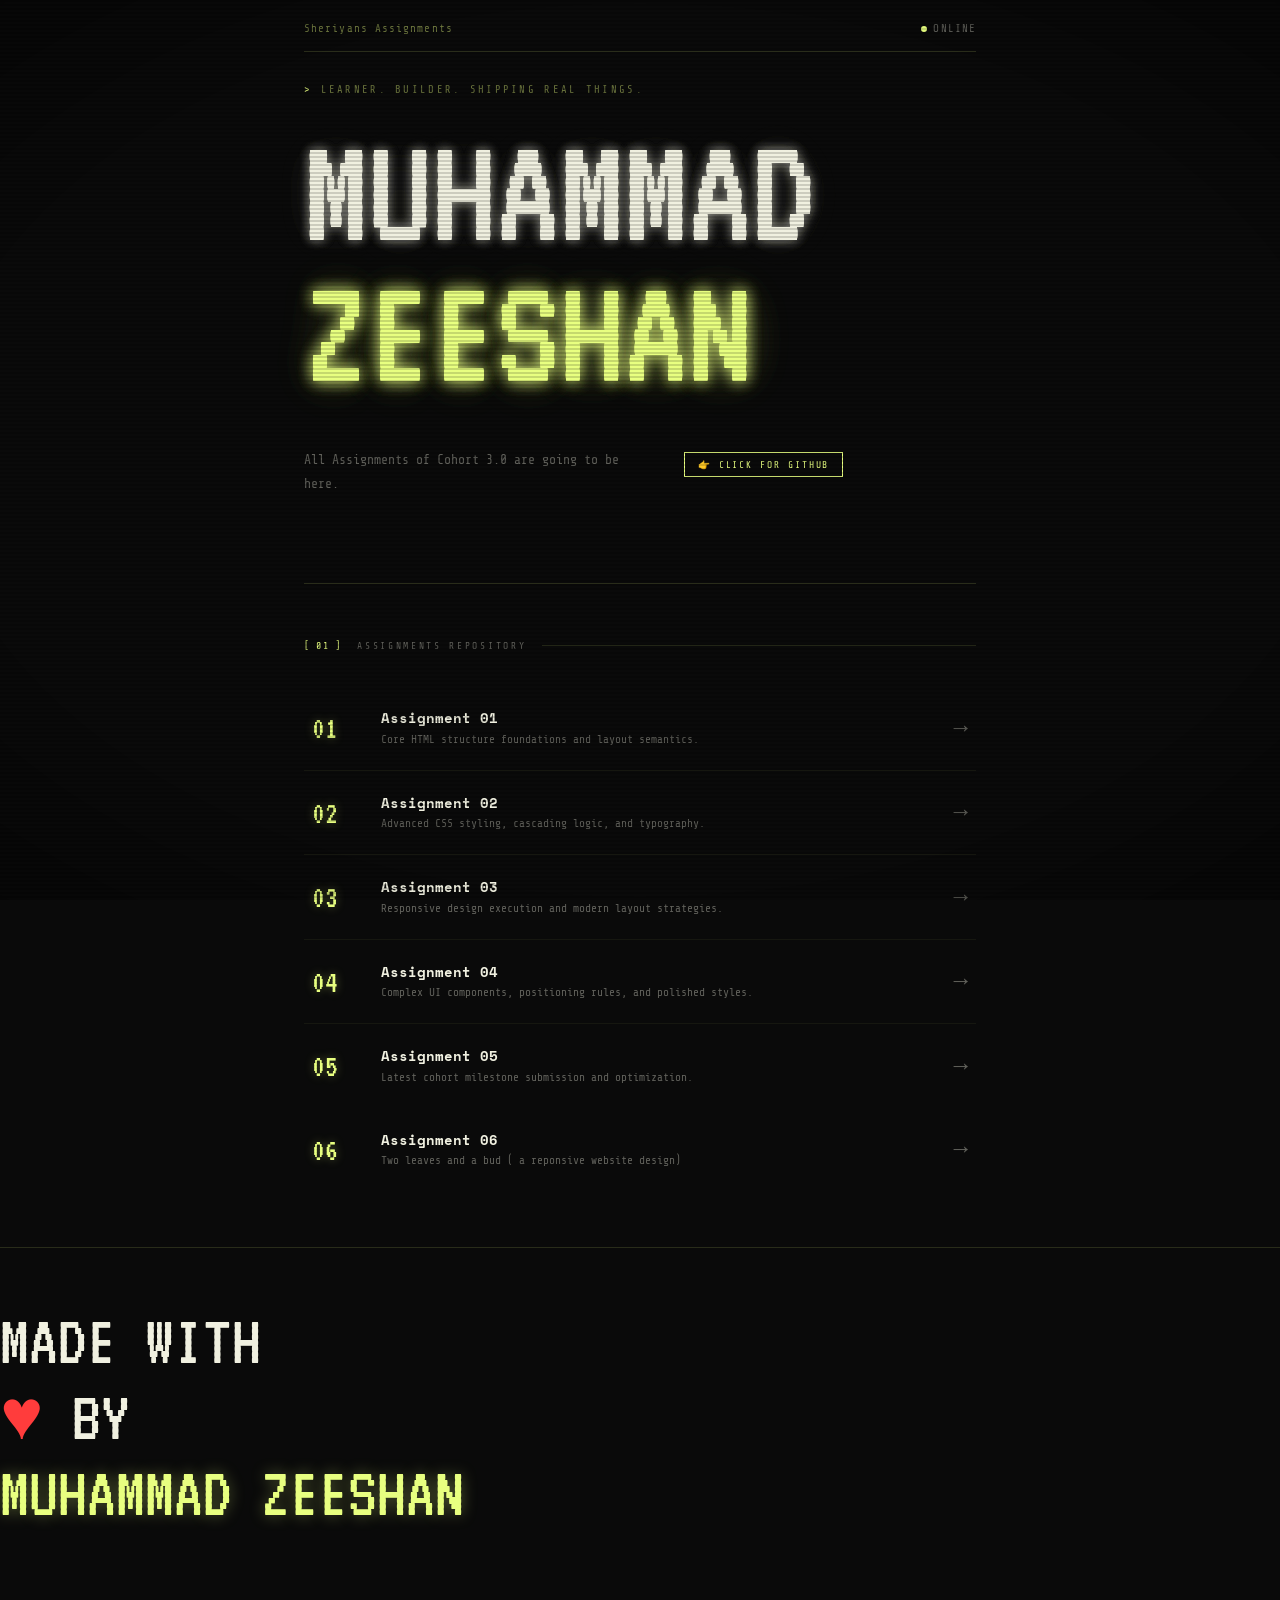
<file: index.html>
<!doctype html>
<html lang="en">
  <head>
    <meta charset="UTF-8" />
    <meta name="viewport" content="width=device-width, initial-scale=1.0" />
    <title>Muhammad Zeeshan</title>
    <link rel="preconnect" href="https://fonts.googleapis.com" />
    <link rel="preconnect" href="https://fonts.gstatic.com" crossorigin />
    <link rel="shortcut icon" href="./favicon-32x32.png" type="image/x-icon">
    <link
      href="https://fonts.googleapis.com/css2?family=VT323&family=Share+Tech+Mono&family=Space+Mono:ital,wght@0,400;0,700;1,400&display=swap"
      rel="stylesheet"
    />
    <style>
      :root {
        --bg: #0a0a0a;
        --phosphor: #e8ff80;
        --phosphor-dim: rgba(232, 255, 128, 0.45);
        --phosphor-ghost: rgba(232, 255, 128, 0.06);
        --red: #ff3c3c;
        --white: #f0f0e0;
        --muted: rgba(240, 240, 224, 0.38);
        --border: rgba(232, 255, 128, 0.14);
      }

      * {
        margin: 0;
        padding: 0;
        box-sizing: border-box;
      }

      body {
        background: var(--bg);
        color: var(--white);
        font-family: "Share Tech Mono", monospace;
        min-height: 100vh;
        overflow-x: hidden;
        position: relative;
      }

      /* CRT scanlines */
      body::before {
        content: "";
        position: fixed;
        inset: 0;
        pointer-events: none;
        z-index: 999;
        background: repeating-linear-gradient(
          0deg,
          transparent,
          transparent 2px,
          rgba(0, 0, 0, 0.15) 2px,
          rgba(0, 0, 0, 0.15) 4px
        );
      }

      /* CRT vignette */
      body::after {
        content: "";
        position: fixed;
        inset: 0;
        pointer-events: none;
        z-index: 998;
        background: radial-gradient(
          ellipse 100% 90% at 50% 50%,
          transparent 55%,
          rgba(0, 0, 0, 0.7) 100%
        );
      }

      @keyframes flicker {
        0%,
        100% {
          opacity: 1;
        }
        93% {
          opacity: 0.7;
        }
        94% {
          opacity: 1;
        }
        97% {
          opacity: 0.85;
        }
        98% {
          opacity: 1;
        }
      }

      @keyframes glitch-1 {
        0%,
        90%,
        100% {
          clip-path: none;
          transform: none;
        }
        92% {
          clip-path: inset(20% 0 60% 0);
          transform: translateX(-5px);
        }
        94% {
          clip-path: inset(60% 0 10% 0);
          transform: translateX(5px);
        }
        96% {
          clip-path: none;
          transform: none;
        }
      }

      @keyframes glitch-2 {
        0%,
        88%,
        100% {
          clip-path: none;
          transform: none;
          opacity: 0;
        }
        89% {
          clip-path: inset(30% 0 55% 0);
          transform: translateX(8px);
          opacity: 0.6;
          color: #ff3c3c;
        }
        91% {
          clip-path: inset(65% 0 5% 0);
          transform: translateX(-6px);
          opacity: 0.5;
        }
        93% {
          opacity: 0;
        }
      }

      @keyframes pulse-dot {
        0%,
        100% {
          opacity: 1;
        }
        50% {
          opacity: 0.2;
        }
      }

      @keyframes badge-sweep {
        0% {
          left: -100%;
        }
        60%,
        100% {
          left: 110%;
        }
      }

      @keyframes heartbeat {
        0%,
        100% {
          transform: scale(1);
        }
        15% {
          transform: scale(1.3);
        }
        30% {
          transform: scale(1);
        }
        45% {
          transform: scale(1.2);
        }
      }

      @keyframes type-in {
        from {
          width: 0;
        }
        to {
          width: 100%;
        }
      }

      @keyframes fadeup {
        from {
          opacity: 0;
          transform: translateY(10px);
        }
        to {
          opacity: 1;
          transform: translateY(0);
        }
      }

      .page {
        max-width: 720px;
        margin: 0 auto;
        padding: 0 1.5rem;
        animation: flicker 9s infinite;
      }

      /* TOP BAR */
      .topbar {
        display: flex;
        justify-content: space-between;
        align-items: center;
        padding: 1.4rem 0 1rem;
        border-bottom: 1px solid var(--border);
        font-size: 0.68rem;
        color: var(--muted);
        letter-spacing: 0.1em;
      }

      .topbar-id {
        color: var(--phosphor-dim);
      }

      .status {
        display: flex;
        align-items: center;
        gap: 0.4rem;
      }

      .status-dot {
        width: 6px;
        height: 6px;
        border-radius: 50%;
        background: var(--phosphor);
        animation: pulse-dot 1.4s ease-in-out infinite;
      }

      /* BOOT */
      /* .boot {
            padding: 1.2rem 0 1.8rem;
            border-bottom: 1px solid var(--border);
            display: flex;
            flex-direction: column;
            gap: 0.28rem;
        } */

      /* .boot-line {
            overflow: hidden;
            white-space: nowrap;
            font-size: 0.62rem;
            color: var(--phosphor-dim);
            animation: type-in 0.7s steps(50) forwards;
            width: 0;
        } */

      /* .boot-line:nth-child(2) { animation-delay: 0.6s; }
        .boot-line:nth-child(3) { animation-delay: 1.1s; } */

      /* HERO */
      .hero {
        padding: 2rem 0 4rem;
        animation: fadeup 0.6s 1.4s ease both;
        opacity: 0;
      }

      .hero-eyebrow {
        font-size: 0.65rem;
        letter-spacing: 0.22em;
        color: var(--phosphor-dim);
        text-transform: uppercase;
        margin-bottom: 1.6rem;
      }

      .hero-eyebrow::before {
        content: "> ";
        color: var(--phosphor);
      }

      .hero-name {
        font-family: "VT323", monospace;
        font-size: clamp(4.8rem, 15vw, 10rem);
        line-height: 0.88;
        display: block;
        position: relative;
      }

      .hero-name::before,
      .hero-name::after {
        content: attr(data-text);
        position: absolute;
        inset: 0;
        font-family: "VT323", monospace;
        font-size: inherit;
        line-height: inherit;
      }

      .hero-name::before {
        animation: glitch-1 8s 2s infinite;
        color: inherit;
      }

      .hero-name::after {
        animation: glitch-2 8s 2s infinite;
      }

      .n1 {
        color: var(--white);
        text-shadow:
          0 0 12px rgba(240, 240, 224, 0.25),
          0 0 40px rgba(240, 240, 224, 0.06);
      }

      .n2 {
        color: var(--phosphor);
        text-shadow:
          0 0 16px rgba(232, 255, 128, 0.45),
          0 0 50px rgba(232, 255, 128, 0.12);
      }

      .hero-sub {
        margin-top: 2.8rem;
        display: flex;
        align-items: flex-start;
        gap: 2.5rem;
        flex-wrap: wrap;
      }

      .hero-desc {
        font-size: 0.82rem;
        color: var(--muted);
        line-height: 1.8;
        max-width: 340px;
      }

      .hero-desc strong {
        color: var(--white);
        font-weight: 400;
      }

      .hero-badge {
        font-size: 0.6rem;
        letter-spacing: 0.2em;
        text-transform: uppercase;
        padding: 0.38rem 0.8rem;
        border: 1px solid var(--phosphor);
        color: var(--phosphor);
        white-space: nowrap;
        position: relative;
        overflow: hidden;
        align-self: flex-start;
        margin-top: 0.2rem;
      }

      .hero-badge::after {
        content: "";
        position: absolute;
        top: 0;
        left: -100%;
        width: 100%;
        height: 100%;
        background: linear-gradient(
          90deg,
          transparent,
          rgba(232, 255, 128, 0.18),
          transparent
        );
        animation: badge-sweep 3.5s ease-in-out 2s infinite;
      }

      /* ASSIGNMENTS */
      .section {
        padding: 3.5rem 0;
        border-top: 1px solid var(--border);
        animation: fadeup 0.5s 1.6s ease both;
        opacity: 0;
      }

      .section-head {
        display: flex;
        align-items: center;
        gap: 1rem;
        margin-bottom: 2.2rem;
      }

      .section-num {
        font-size: 0.62rem;
        color: var(--phosphor);
        letter-spacing: 0.12em;
      }

      .section-label {
        font-size: 0.6rem;
        letter-spacing: 0.28em;
        text-transform: uppercase;
        color: var(--muted);
      }

      .section-rule {
        flex: 1;
        height: 1px;
        background: var(--border);
      }

      .asgn-list {
        display: flex;
        flex-direction: column;
      }

      .asgn {
        display: grid;
        grid-template-columns: 2.8rem 1fr auto;
        align-items: center;
        gap: 1.5rem;
        padding: 1.35rem 0.5rem;
        border-bottom: 1px solid rgba(232, 255, 128, 0.055);
        text-decoration: none;
        color: inherit;
        position: relative;
        transition: padding-left 0.18s;
      }

      .asgn:last-child {
        border-bottom: none;
      }

      .asgn::before {
        content: "";
        position: absolute;
        left: -1.5rem;
        right: -1.5rem;
        top: 0;
        bottom: 0;
        background: var(--phosphor-ghost);
        opacity: 0;
        transition: opacity 0.15s;
        pointer-events: none;
      }

      .asgn:hover::before {
        opacity: 1;
      }
      .asgn:hover {
        padding-left: 0.8rem;
      }

      .asgn-n {
        font-family: "VT323", monospace;
        font-size: 2rem;
        color: var(--phosphor);
        line-height: 1;
        text-shadow: 0 0 10px rgba(232, 255, 128, 0.35);
        position: relative;
        z-index: 1;
      }

      .asgn-body {
        position: relative;
        z-index: 1;
      }

      .asgn-title {
        font-family: "Space Mono", monospace;
        font-size: 0.85rem;
        font-weight: 700;
        color: var(--white);
        margin-bottom: 0.22rem;
        transition: color 0.15s;
      }

      .asgn:hover .asgn-title {
        color: var(--phosphor);
      }

      .asgn-desc {
        font-size: 0.7rem;
        color: var(--muted);
        line-height: 1.5;
      }

      .asgn-arrow {
        font-family: "VT323", monospace;
        font-size: 1.5rem;
        color: var(--muted);
        position: relative;
        z-index: 1;
        transition:
          color 0.15s,
          transform 0.15s;
      }

      .asgn:hover .asgn-arrow {
        color: var(--phosphor);
        transform: translateX(4px);
      }

      /* FOOTER */
      footer {
        padding: 3.5rem 0 4rem;
        border-top: 1px solid var(--border);
        animation: fadeup 0.5s 1.8s ease both;
        opacity: 0;
      }

      .footer-headline {
        font-family: "VT323", monospace;
        font-size: clamp(2.5rem, 7vw, 4.5rem);
        line-height: 1.05;
        color: var(--white);
        margin-bottom: 2.5rem;
      }

      .footer-headline .hl-heart {
        color: var(--red);
        display: inline-block;
        animation: heartbeat 1.9s ease-in-out infinite;
      }

      .footer-headline .hl-name {
        color: var(--phosphor);
        text-shadow: 0 0 15px rgba(232, 255, 128, 0.35);
      }

      .footer-bottom {
        display: flex;
        justify-content: space-between;
        align-items: center;
        gap: 1rem;
        flex-wrap: wrap;
        padding-top: 1.8rem;
        border-top: 1px solid var(--border);
      }

      .footer-note {
        font-size: 0.6rem;
        color: var(--muted);
        letter-spacing: 0.1em;
        line-height: 1.7;
      }

      .footer-note span {
        color: var(--phosphor-dim);
      }

      .footer-stack {
        font-size: 0.6rem;
        letter-spacing: 0.18em;
        color: var(--muted);
        text-transform: uppercase;
      }

      @media (max-width: 560px) {
        .hero {
          padding: 3rem 0 2.5rem;
        }
        .asgn {
          grid-template-columns: 2.2rem 1fr auto;
          gap: 0.8rem;
        }
        .footer-bottom {
          flex-direction: column;
          align-items: flex-start;
        }
      }
    </style>
  </head>
  <body>
    <div class="page">
      <div class="topbar">
        <span class="topbar-id">Sheriyans Assignments</span>
        <div class="status">
          <span class="status-dot"></span>
          <span>ONLINE</span>
        </div>
      </div>

      <!-- <div class="boot">
        <div class="boot-line">> INITIALIZING... PORTFOLIO_V3 LOADED ✓</div>
        <div class="boot-line">> SHERYIANS COHORT 3.0 — FULL-STACK MERN + AI ARCHITECTURE</div>
        <div class="boot-line">> BUILDING IN PUBLIC. GITHUB ACTIONS TRACKING. READY.</div>
    </div> -->

      <div class="hero">
        <p class="hero-eyebrow">learner. builder. shipping real things.</p>
        <span class="hero-name n1" data-text="MUHAMMAD">MUHAMMAD</span>
        <span class="hero-name n2" data-text="ZEESHAN">ZEESHAN</span>
        <div class="hero-sub">
          <p class="hero-desc">
         All Assignments of Cohort 3.0 are going to be here.<br />
            
         <br>
          </p>
          <!-- <div class="hero-badge">▮ sleeping😴</div> -->
          <a
            href="https://github.com/mzeeshanbutt"
            id="anchorTag"
            style="text-decoration: none"
            target="_blank"
            
            rel="noopener noreferrer"
          >
            <div class="hero-badge">👉 Click For Github</div>
          </a>
        </div>
      </div>

      <section class="section">
        <div class="section-head">
          <span class="section-num">[ 01 ]</span>
          <span class="section-label">Assignments Repository</span>
          <div class="section-rule"></div>
        </div>

        <div class="asgn-list">
          <a href="./Assignment1/" class="asgn">
            <span class="asgn-n">01</span>
            <div class="asgn-body">
              <div class="asgn-title">Assignment 01</div>
              <div class="asgn-desc">
                Core HTML structure foundations and layout semantics.
              </div>
            </div>
            <span class="asgn-arrow">→</span>
          </a>
          <a href="./Assignment2/" class="asgn">
            <span class="asgn-n">02</span>
            <div class="asgn-body">
              <div class="asgn-title">Assignment 02</div>
              <div class="asgn-desc">
                Advanced CSS styling, cascading logic, and typography.
              </div>
            </div>
            <span class="asgn-arrow">→</span>
          </a>
          <a href="./Assignment3/" class="asgn">
            <span class="asgn-n">03</span>
            <div class="asgn-body">
              <div class="asgn-title">Assignment 03</div>
              <div class="asgn-desc">
                Responsive design execution and modern layout strategies.
              </div>
            </div>
            <span class="asgn-arrow">→</span>
          </a>
          <a href="./Assignment4/" class="asgn">
            <span class="asgn-n">04</span>
            <div class="asgn-body">
              <div class="asgn-title">Assignment 04</div>
              <div class="asgn-desc">
                Complex UI components, positioning rules, and polished styles.
              </div>
            </div>
            <span class="asgn-arrow">→</span>
          </a>
          <a href="./Assignment5/" class="asgn">
            <span class="asgn-n">05</span>
            <div class="asgn-body">
              <div class="asgn-title">Assignment 05</div>
              <div class="asgn-desc">
                Latest cohort milestone submission and optimization.
              </div>
            </div>
            <span class="asgn-arrow">→</span>
          </a>
        </div>
        <a href="./Assignment6/" class="asgn">
            <span class="asgn-n">06</span>
            <div class="asgn-body">
              <div class="asgn-title">Assignment 06</div>
              <div class="asgn-desc">
                Two leaves and a bud ( a reponsive website design)
              </div>
            </div>
            <span class="asgn-arrow">→</span>
          </a>
        </div>
      </section>

      <footer>
        <div class="footer-headline">
          MADE WITH<br />
          <span class="hl-heart">♥</span> BY<br />
          <span class="hl-name">MUHAMMAD ZEESHAN</span>
        </div>
        <!-- <div class="footer-bottom">
            <div class="footer-note">
                TRACKED VIA GITHUB ACTIONS<br>
                <span>PIVOTING TO FULL-STACK WEB DEVELOPMENT</span>
            </div>
            <span class="footer-stack">MERN · AI · COHORT 3</span> -->
        <!-- </div> -->
      </footer>
    </div>
  </body>
</html>
</file>
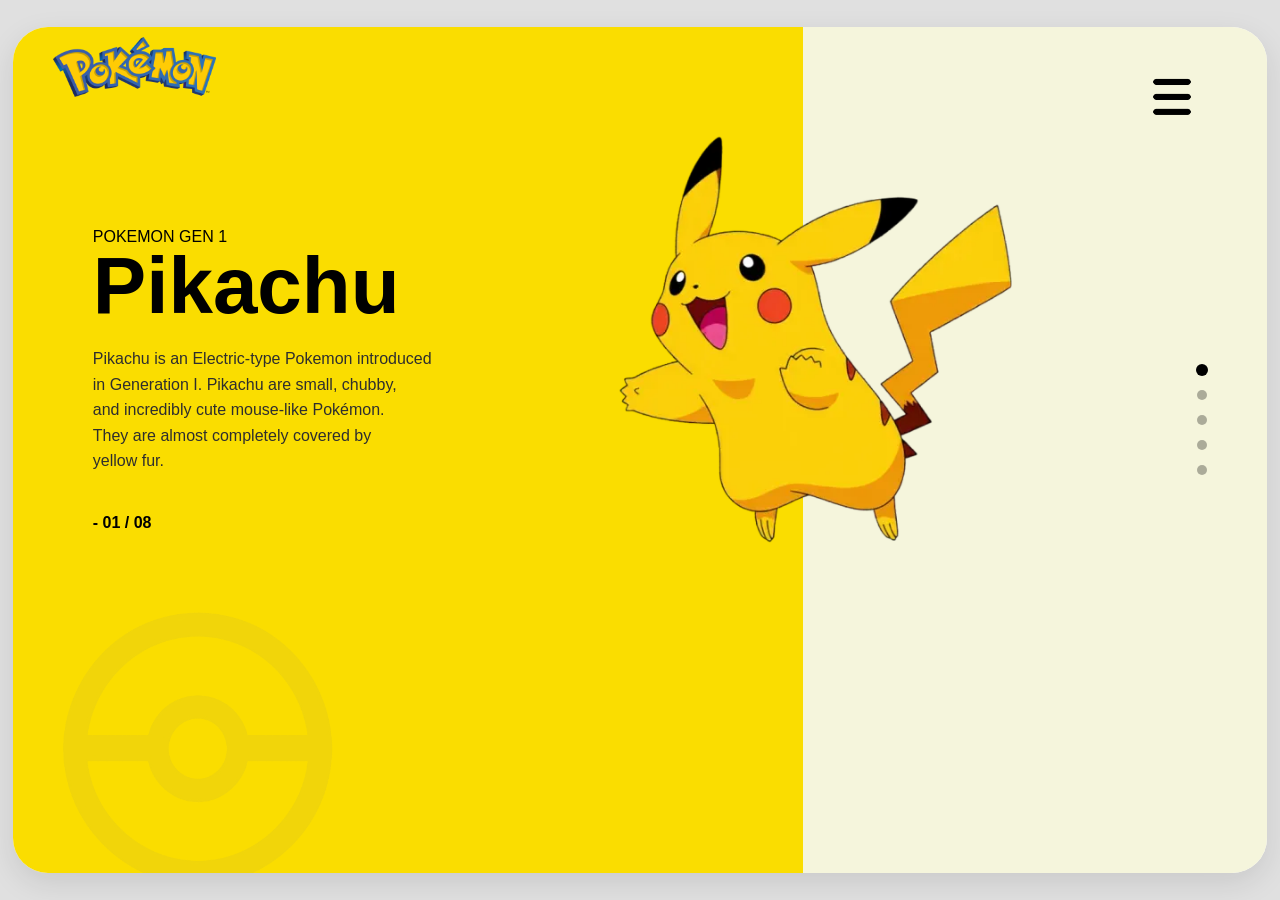
<file: Assignment 1/index.html>
<!doctype html>
<html lang="en">
  <head>
    <meta charset="UTF-8" />
    <meta name="viewport" content="width=device-width, initial-scale=1.0" />
    <title>Pokemon Assignment 1</title>
    <link rel="stylesheet" href="style.css" />
    <link rel="shortcut icon" href="./PokemonFavIcon.png" type="image/x-icon" />
  </head>
  <body>
    <main class="mainCard">

      <div class="backgroundLayer">
        <div class="backgroundYellow"></div>
        <div class="backgroundBeige"></div>
      </div>

      <div class="contentLayer">
        <header class="navigationBar">
          <img src="./pokemon_logo.png" alt="Pokemon Logo" class="pokemonLogo" />
          <button class="hamburgerMenuIconButton"><img src="./hamburger_menu_icon.png" alt="" height="67px" width="70px"></button>
        </header>

        <section class="mainBody">
          <article class="textContent">
            <span class="subtitle">POKEMON GEN 1</span>
            <h1 class="pokemonName">Pikachu</h1>
            <p class="pokemonDescription">
              Pikachu is an Electric-type Pokemon introduced<br> in Generation I.
              Pikachu are small, chubby,<br> and incredibly cute mouse-like Pokémon.<br>
              They are almost completely covered by<br> yellow fur.
            </p>

            <div class="pagination-bottom">
              <span class="line"></span>
              <span class="pageNumbers">- 01 / 08</span>
            </div>

            <img src="./Pokeball.png" alt="" class="watermark" />
          </article>

          <div class="visualContent">
            <img src="./Pickachu.png" alt="Pikachu" class="pickachuImage" />

            <div class="sideNavigationDots">
              <span class="activeDot"></span>
              <span class="dot"></span>
              <span class="dot"></span>
              <span class="dot"></span>
              <span class="dot"></span>
            </div>
          </div>
        </section>
      </div>
    </main>
  </body>
</html>
</file>
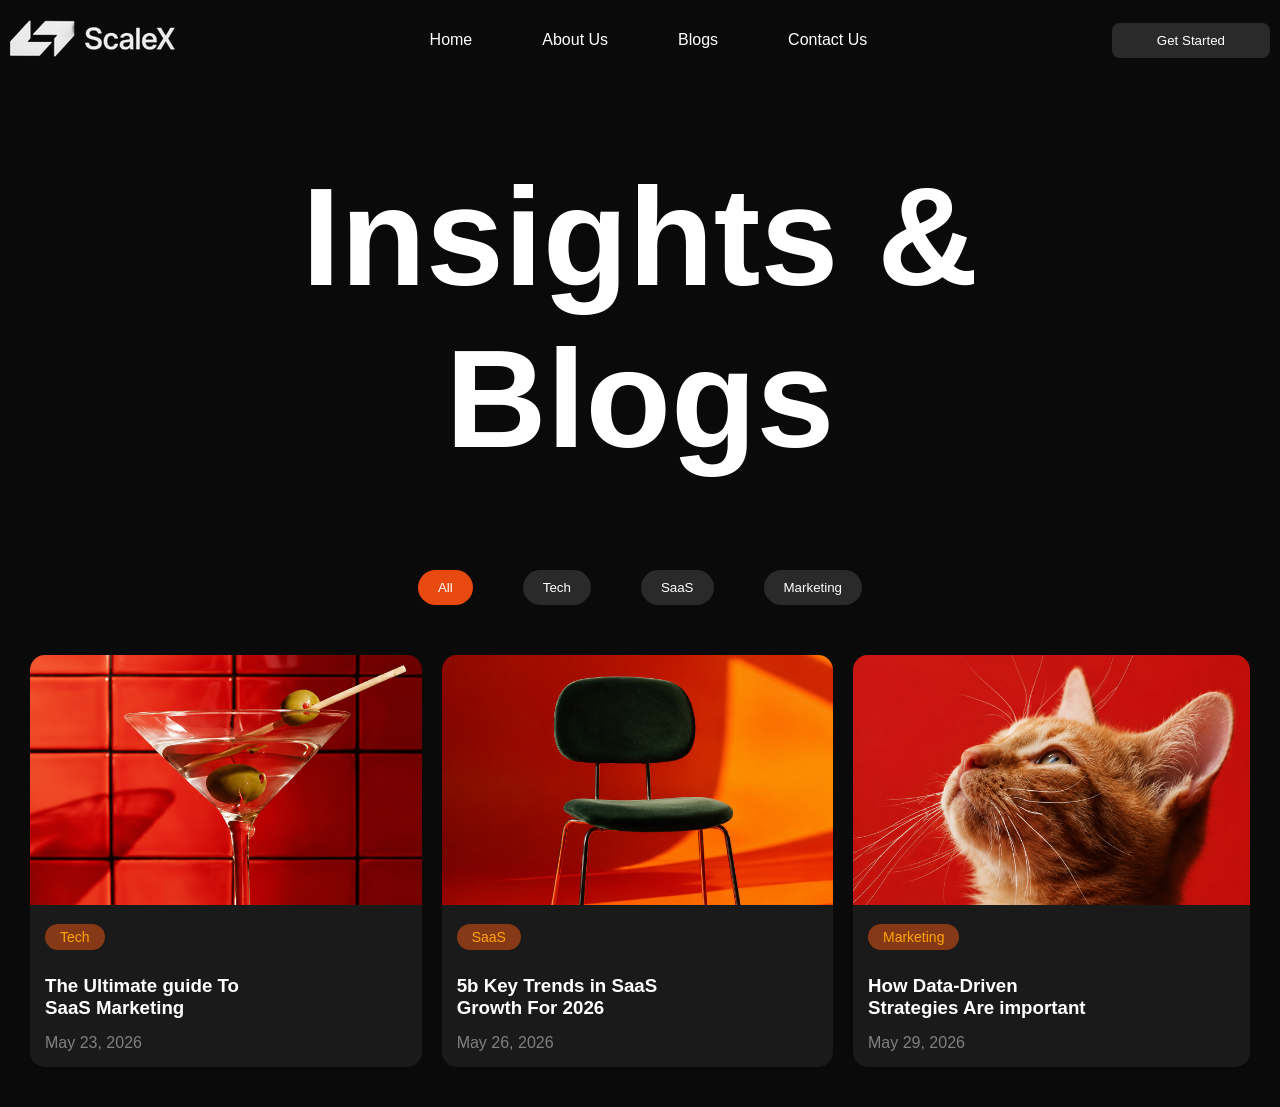
<file: Assignment 2/index.html>
<!doctype html>
<html lang="en">
  <head>
    <meta charset="UTF-8" />
    <meta name="viewport" content="width=device-width, initial-scale=1.0" />
    <link rel="stylesheet" href="style.css" />
    <title>ScaleX Assignment 2</title>
    <link
      rel="shortcut icon"
      href="./android-chrome-512x512.png"
      type="image/x-icon"
    />
  </head>
  <body>
    <div class="navbar">
      <div class="logo"><img src="./Logo.png" alt="" /></div>
      <div class="nav-links">
        <ul class="nav-list">
          <li><a href="#" id="homeScreenButton" class="nav-list">Home</a></li>
          <li>
            <a href="#" id="aboutUSScreenButton" class="nav-list">About Us</a>
          </li>
          <li><a href="#" id="blogsScreenButton" class="nav-list">Blogs</a></li>
          <li>
            <a href="#" id="contactUsScreenButton" class="nav-list"
              >Contact Us</a
            >
          </li>
        </ul>
      </div>
      <button class="getStartedButton">Get Started</button>
    </div>

    <section class="hero">
      <h1>Insights & Blogs</h1>
    </section>

    <section class="filter">
      <button class="btn active">All</button>
      <button class="btn">Tech</button>
      <button class="btn">SaaS</button>
      <button class="btn">Marketing</button>
    </section>

    <section class="cards">
      <div class="card" id="glassCard">
        <img src="glass.png" alt="techimage" />
        <span class="badge">Tech</span>
        <h3>The Ultimate guide To SaaS Marketing</h3>
        <p>May 23, 2026</p>
      </div>

      <div class="card">
        <img src="chair.png" alt="SaaSImage" />
        <span class="badge">SaaS</span>
        <h3>5b Key Trends in SaaS Growth For 2026</h3>
        <p>May 26, 2026</p>
      </div>

      <div class="card">
        <img src="cat.png" alt="MarketingImg" />
        <span class="badge">Marketing</span>
        <h3>How Data-Driven Strategies Are important</h3>
        <p>May 29, 2026</p>
      </div>
    </section>
  </body>
</html>
</file>
<file: Assignment 1/style.css>
*{
  margin: 0;
  padding: 0;
  box-sizing: border-box;
}

body {
  display: flex;
  justify-content: center;
  align-items: center;
  min-height: 100vh;
  background-color: #e0e0e0; 
  font-family:'Segoe UI', Tahoma, Geneva, Verdana, sans-serif; 
}

.mainCard {
  width: 98vw;
  height: 94vh;
  background-color: white;
  border-radius: 35px; 
  box-shadow: 0 10px 30px rgba(0,0,0,0.1);
  position: relative;   
  overflow: hidden; 
}

.backgroundLayer{
    position: absolute;
    top: 0;
    left: 0;
    height: 100%;
    width: 100%;
    display: flex;
}
.backgroundYellow{
    flex: 1.7;
background-color: rgb(250, 221, 0);
}
.backgroundBeige{
    flex: 1;
background-color: beige;
}

.contentLayer{
    position: relative;
z-index: 10;
width: 100%;
height: 100%;
padding: 0px 40px;
    display: flex;
    flex-direction: column;
}

.navigationBar{
    display: flex;
    justify-content: space-between;
    align-items: center;

}

.pokemonLogo{
    height: 60px;
    margin-bottom: 70px;
    margin-top: 10px;
    /* margin-left: 10px; */
}

.hamburgerMenuIconButton{
    cursor: pointer;
    height: 65px;
    width: 70px;
    border-radius: 100px;

    border: none;
    background-color: transparent;
    margin-right: 20px;
}
.hamburgerMenuIconButton:hover{
    background-color: rgb(255, 255, 0);
    transition: ease-in 0.3s;
}

.mainBody{
    display: flex;
    flex: 1;
    margin-top: 20px;
    margin-left: 40px;
}

.textContent{
    flex: 1;
    display: flex;
    flex-direction: column;
    justify-content: center;
    position: relative;
}
.subtitle{
    font-weight: 500;
}
.pokemonName{
    font-size: 80px;
    font-weight: 900;
    margin-bottom: 20px;
    line-height: 1;
}
.pokemonDescription{
    font-size: 16px;
    line-height: 1.6;
    color: rgb(46, 46, 46);
    margin-bottom: 40px;

}

.pageNumbers{
    font-weight: 700;
}

.visualContent{
    flex:1;
    position: relative;
}

.pickachuImage{
    position: absolute;
    left: -45px;
    width: 70%;
    top: -8%;
    z-index: 20;
    /* transform: translate(-50%); */
}

.watermark{
    height: 300px;
    width: 300px;
    transform: translate(-15%, 23%);
    opacity: 0.09;
    /* color: black; */
    
}

.sideNavigationDots{
    position:absolute;
    right: 20px;
    top: 50%;
    transform: translateY(-150%);
    display: flex;
    flex-direction: column;
    gap: 15px;
    z-index: 30;
}

.dot{
    width: 10px;
  height: 10px;
  background-color: #000; 
  border-radius: 50%;
  cursor: pointer;
  opacity: 0.3
}

.activeDot{
     width: 10px;
  height: 10px;
  background-color: #000; 
  border-radius: 50%;
  cursor: pointer;
  opacity: 1;
  transform: scale(1.2); 
}
</file>
<file: Assignment 2/style.css>
*{
    margin: 0;
    padding: 0;
    box-sizing: border-box;
}

html,
body{
    width: 100%;
    height: 100%;    
    font-family: 'Inter', sans-serif;
    background-color: #0a0a0a;
}


.navbar{
    background-color: #0a0a0a;
    display: flex;
    align-items: center;
    justify-content: space-between;
    /* padding: 30px; */
    padding-right: 10px;
    padding-top: 4px;
}

.nav-links .nav-list{

    display: flex;
    list-style: none;
padding: 10px;
    gap: 50px;
    border-radius:20px;

}
#homeScreenButton:hover{
    background-color: #e8490f;
    border-radius: 20px;
    transition: ease-in-out 0.3s;

    display: inline-block;
}
#aboutUSScreenButton:hover{
    background-color: #e8490f;
    border-radius: 20px;
    display: inline-block;
    transition: ease-in-out 0.3s;

}

#blogsScreenButton:hover{
    background-color: #e8490f;
    border-radius: 20px;
    display: inline-block;
    transition: ease-in-out 0.3s;

}
#contactUsScreenButton:hover{
    background-color: #e8490f;
    display: inline-block;
    transition: ease-in-out 0.3s;
}
.nav-list li a{
    text-decoration: none;
    color: white;
}

.getStartedButton{
    background: #2a2a2a;
    border: none;
    padding: 10px 45px;
    border-radius: 8px;
    color: white;
    cursor: pointer;
}
.getStartedButton:hover{
    background-color: #e8490f;
    transition: ease-in-out 0.3s;

}

.logo{
    cursor: pointer;
    color: white;
    font-weight: 800;
    font-size: 22px;
}

.hero h1{
    text-align: center;
    color: white;
    font-size: 140px;
    font-weight: 900;
    padding: 80px 100px;
}

.filter{
    display: flex;
    justify-content: center;
    gap: 50px;
    padding: 10px 45px;
}

.filter .btn{
    background: #2a2a2a;
    border-radius: 50px;
    border: none;
    color: white;
    cursor: pointer;

    padding: 10px 20px;
}
.btn:hover{
    background-color: rgba(118, 116, 116, 0.607);
}

.filter .active{
    background: #e8490f;
}
.active:hover{
    background-color: rgba(242, 89, 0, 0.575);
}
.cards{
    display: flex;
    justify-content: center;
    gap: 20px;
    padding: 40px 30px;
}

.card{
    background-color: #1a1a1a;
    border-radius: 15px;
    overflow: hidden;

    position: relative;
}

.card img{
    width: 100%;
    height: 250px;
    object-fit: cover;
}

.card h3{
    color: white;
    padding: 10px 15px;
    width: 65%;
}

.card p{
    color: grey;
    padding: 5px 15px 15px 15px;
}

.card .badge{
    color: orange;
    background: rgba(180, 70, 20, 0.7);
    padding: 5px 15px;
    border-radius: 50px;
    font-size: 14px;
    cursor: pointer;
    display: inline-block;
    margin: 15px;
}
.badge:hover{
    background-color: rgba(116, 112, 112, 0.33);
}
#glassCard{
    object-fit: cover
}
</file>
